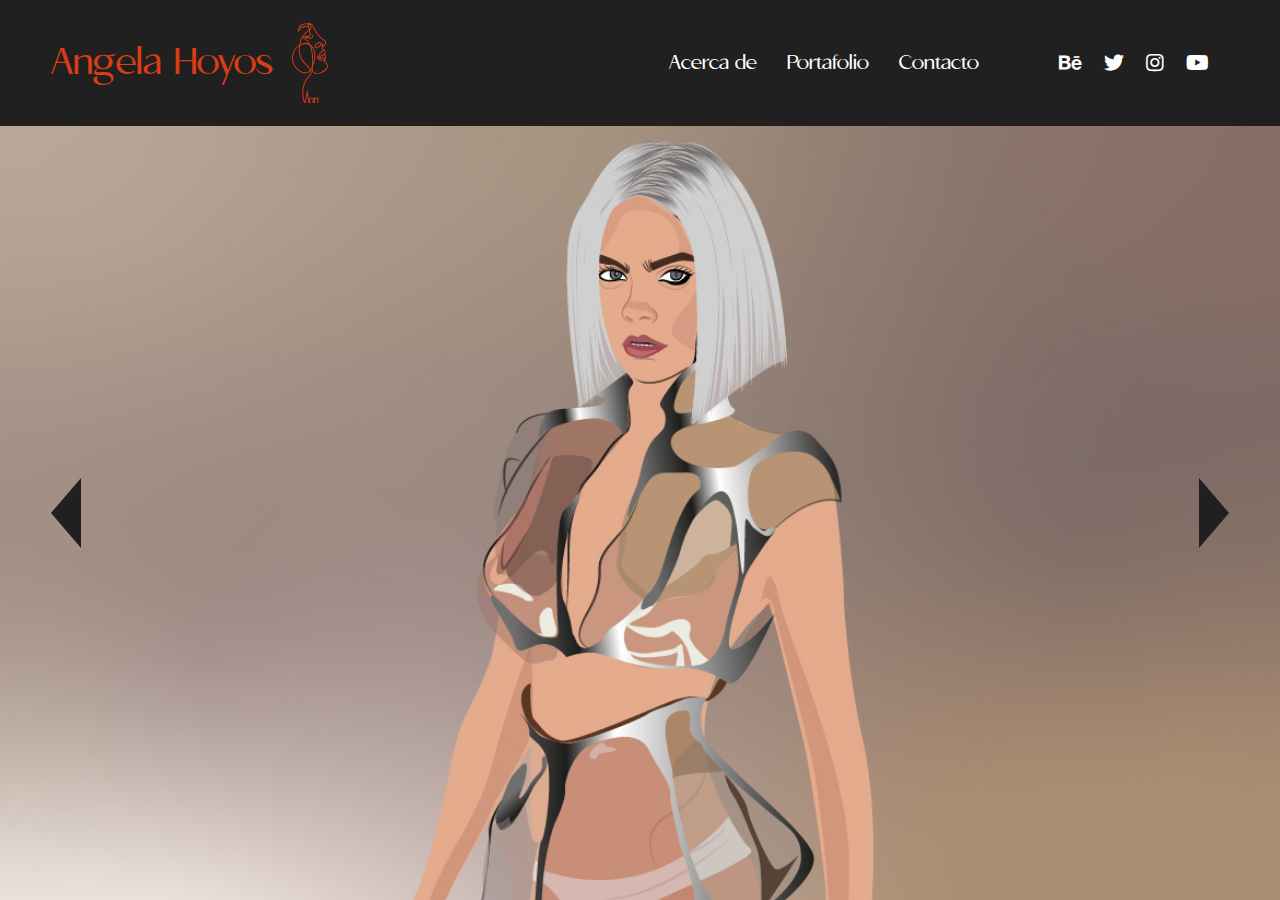
<file: index.html>
<!DOCTYPE html>
 <html lang="es-ES">
 <head>
     <meta charset="UTF-8">
     <meta http-equiv="X-UA-Compatible" content="IE=edge">
     <meta name="viewport" content="width=device-width, initial-scale=1.0">
     <link rel="icon" type="image/svg+xml" href="img/logo.svg" sizes="any">
     <link rel="stylesheet" href="css/estilos.css">
     <link rel="stylesheet" href="css/all.css">
     <title>Ángela Hoyos</title>
 </head>
 <body>
     <nav>
        <div id="caja_logo">
            <span id="name">Angela Hoyos</span>
            <img class="logo" src="img/logo.svg" alt="">
        </div>

        <ul id="menu">
             <li><a href="acerca_de.html">Acerca de</a></li>
             <li><a href="portafolio.html">Portafolio</a></li>
             <li><a href="contacto.html">Contacto</a></li>
             <li id="redesSociales">
                <i class="fab fa-behance"></i>
                <i class="fab fa-twitter"></i>
                <i class="fab fa-instagram"></i>
                <i class="fab fa-youtube"></i>
             </li>
        </ul>

        <i id="botonHamb" class="fas fa-bars"></i>
     </nav>
     <div id="contentSlider">
         <div id="anterior" class="flechas"></div>
         <div id="slider">
            <img class="imgSlider" src="img/cara.jpg" alt="">
            <img class="imgSlider" src="img/billie.jpg" alt="">
            <img class="imgSlider" src="img/nirvana1.jpg" alt="">
            <img class="imgSlider" src="img/young1.jpg" alt="">
         </div>
         <div id="siguiente" class="flechas"></div>
     </div>
     <footer></footer>
     <script src="js/main.js"></script>
 </body>
 </html>
</file>
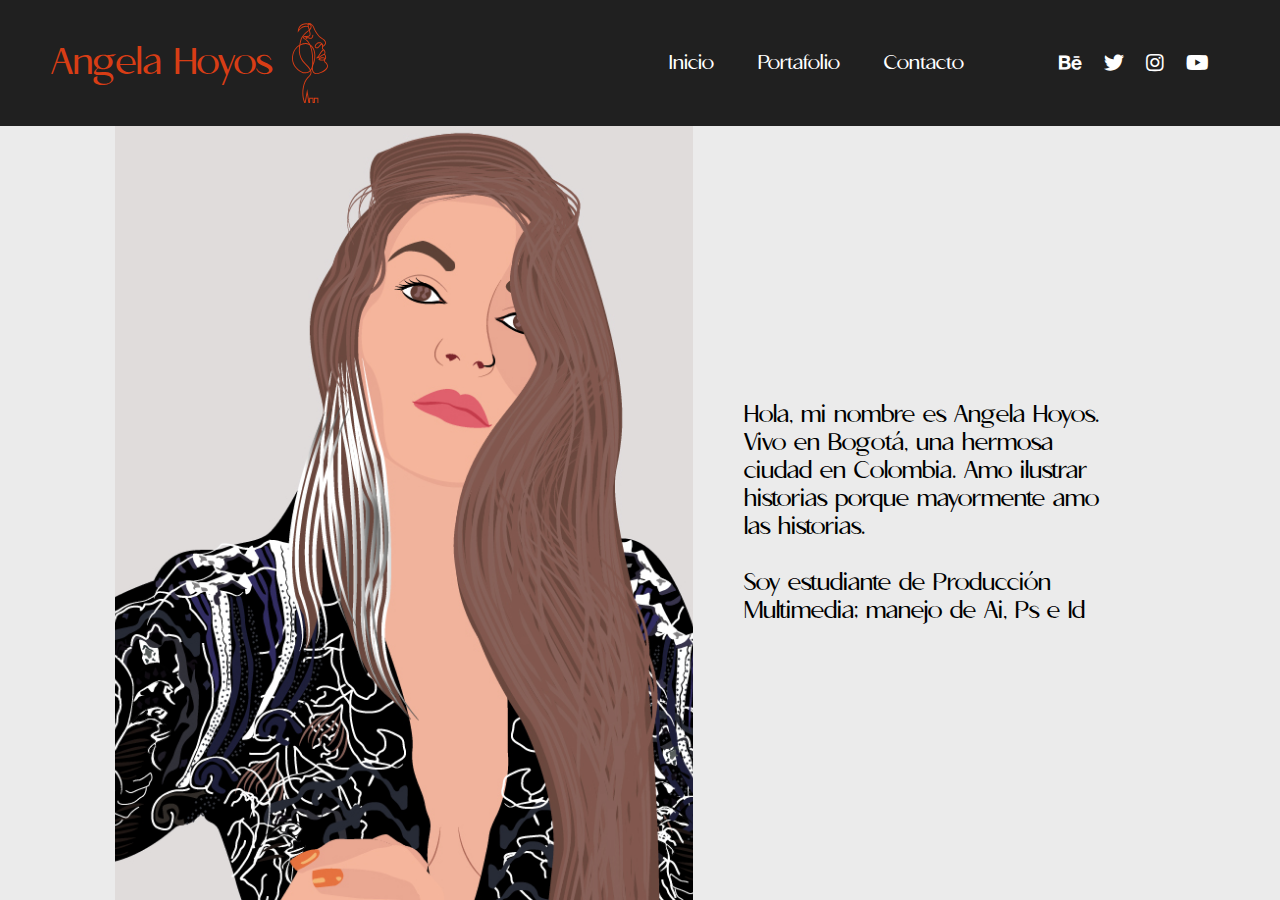
<file: acerca_de.html>
<!DOCTYPE html>
<html lang="es-ES">
<head>
    <meta charset="UTF-8">
    <meta http-equiv="X-UA-Compatible" content="IE=edge">
    <meta name="viewport" content="width=device-width, initial-scale=1.0">
    <link rel="icon" type="image/svg+xml" href="img/logo.svg" sizes="any">
    <link rel="stylesheet" href="css/estilos.css">
    <link rel="stylesheet" href="css/all.css">
    <link rel="stylesheet" href="css/acerca.css">
    <title>Ángela Hoyos</title>
</head>
<body>
    <nav>
        <div id="caja_logo">
            <span id="name">Angela Hoyos</span>
            <img class="logo" src="img/logo.svg" alt="">
        </div>

       <ul id="menu">
            <li><a href="index.html">Inicio</a></li>
            <li><a href="portafolio.html">Portafolio</a></li>
            <li><a href="contacto.html">Contacto</a></li>
            <li id="redesSociales">
               <i class="fab fa-behance"></i>
               <i class="fab fa-twitter"></i>
               <i class="fab fa-instagram"></i>
               <i class="fab fa-youtube"></i>
            </li>
       </ul>

       <i id="botonHamb" class="fas fa-bars"></i>
    </nav>
    <main>
        <div id="acerca">
            <img id="ann" src="img/ann.jpg" alt="">
            <div>
                <p>Hola, mi nombre es Angela Hoyos. Vivo en Bogotá, una hermosa ciudad en Colombia. Amo ilustrar historias porque mayormente amo las historias. <br> <br> Soy estudiante de Producción Multimedia; manejo de Ai, Ps e Id</p>
            </div>
        </div>
    </main>
    <footer></footer>
    <script src="js/main.js"></script>
</body>
</html>
</file>
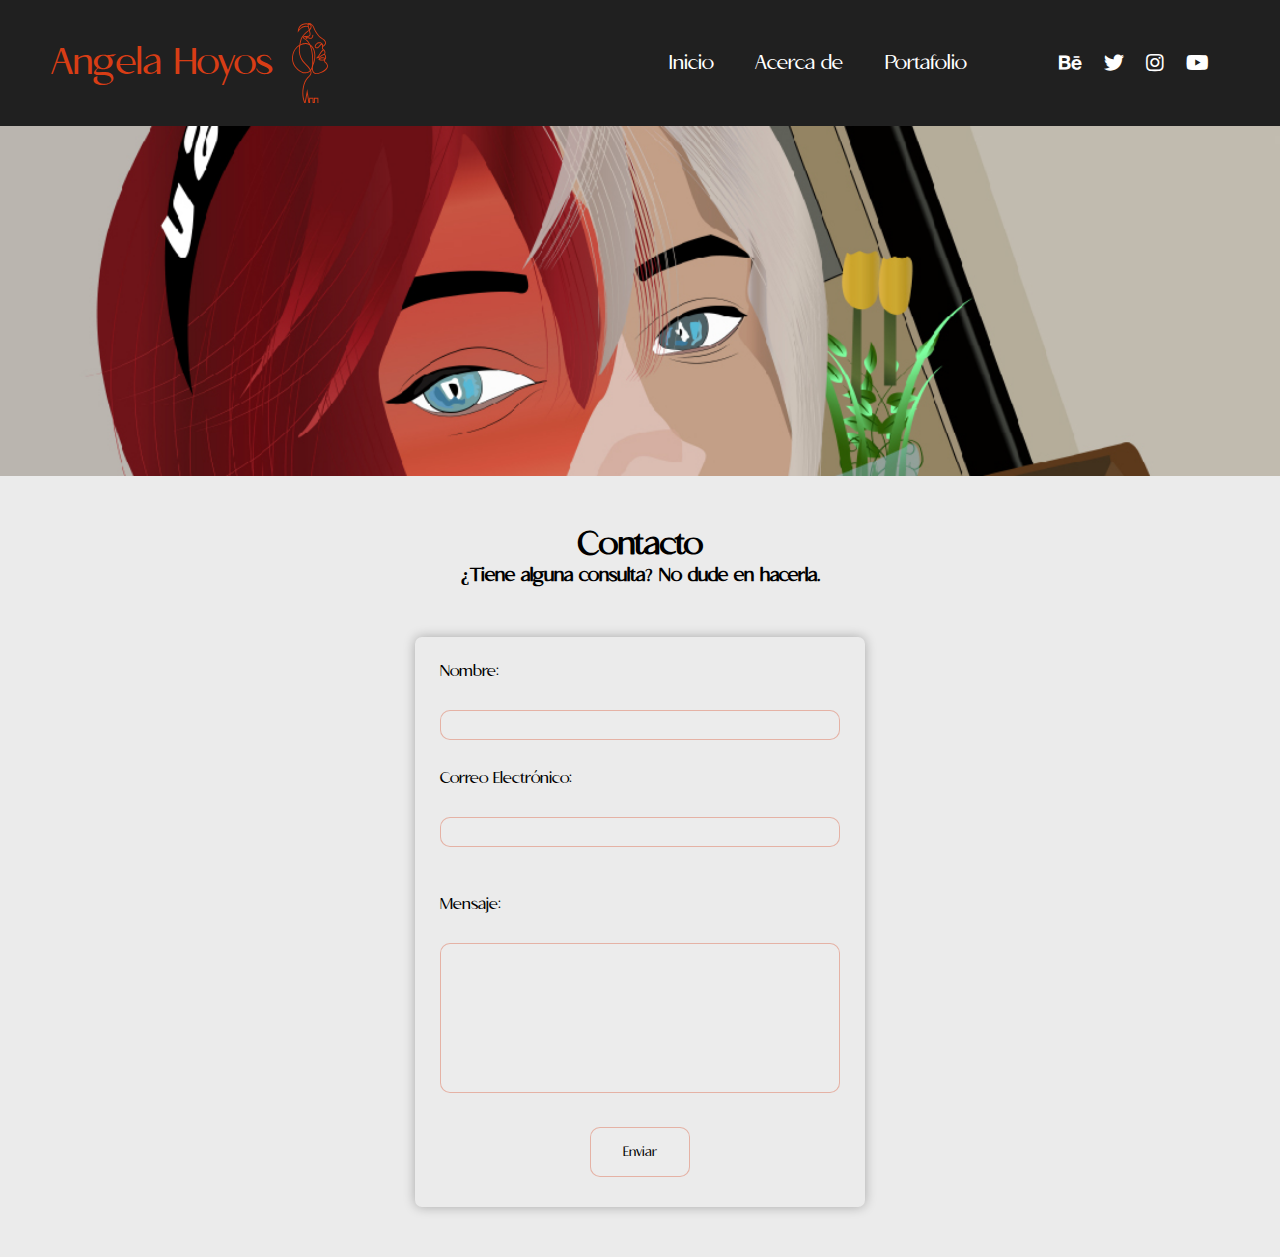
<file: contacto.html>
<!DOCTYPE html>
<html lang="es-ES">
<head>
    <meta charset="UTF-8">
    <meta http-equiv="X-UA-Compatible" content="IE=edge">
    <meta name="viewport" content="width=device-width, initial-scale=1.0">
    <link rel="icon" type="image/svg+xml" href="img/logo.svg" sizes="any">
    <link rel="stylesheet" href="css/estilos.css">
    <link rel="stylesheet" href="css/all.css">
    <link rel="stylesheet" href="css/contacto.css">
    <title>Ángela Hoyos</title>
</head>
<body>
    <nav>
        <div id="caja_logo">
            <span id="name">Angela Hoyos</span>
            <img class="logo" src="img/logo.svg" alt="">
        </div>

       <ul id="menu">
            <li><a href="index.html">Inicio</a></li>
            <li><a href="acerca_de.html">Acerca de</a></li>
            <li><a href="portafolio.html">Portafolio</a></li>
            <li id="redesSociales">
               <i class="fab fa-behance"></i>
               <i class="fab fa-twitter"></i>
               <i class="fab fa-instagram"></i>
               <i class="fab fa-youtube"></i>
            </li>
       </ul>

       <i id="botonHamb" class="fas fa-bars"></i>
    </nav>
    <header>
        <img src="img/baner.jpg" alt="">
    </header>
    <main>
        <h1>Contacto</h1>
        <h3>¿Tiene alguna consulta? No dude en hacerla.</h3>
        <form action="#">
            <label for="nombre">Nombre:</label><br>
            <input type="text" id="nombre"><br>

            <label for="correo">Correo Electrónico:</label><br>
            <input type="email" id="correo"><br><br>

            <label for="mensaje">Mensaje:</label><br>
            <input type="text" id="mensaje"><br>

            <input id="enviar" type="submit" value="Enviar">
        </form>
    </main>
    <footer></footer>
    <script src="js/main.js"></script>
</body>
</html>
</file>
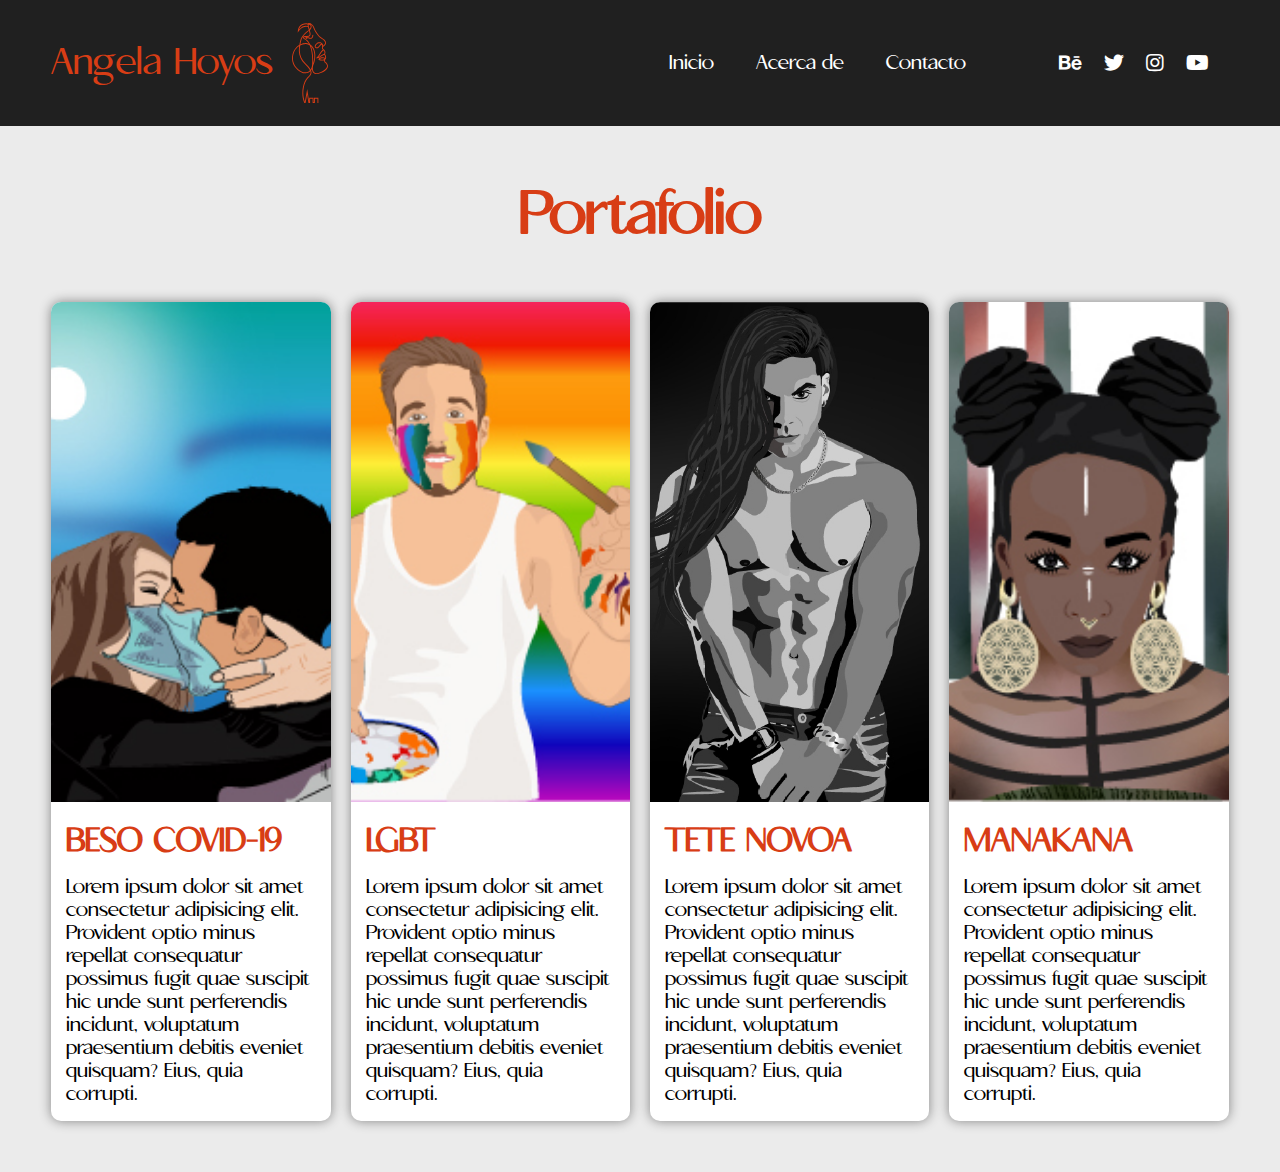
<file: portafolio.html>
<!DOCTYPE html>
<html lang="es-ES">
<head>
    <meta charset="UTF-8">
    <meta http-equiv="X-UA-Compatible" content="IE=edge">
    <meta name="viewport" content="width=device-width, initial-scale=1.0">
    <link rel="icon" type="image/svg+xml" href="img/logo.svg" sizes="any">
    <link rel="stylesheet" href="css/estilos.css">
    <link rel="stylesheet" href="css/all.css">
    <link rel="stylesheet" href="css/portafolio.css">
    <title>Ángela Hoyos</title>
</head>
<body>
    <nav>
        <div id="caja_logo">
            <span id="name">Angela Hoyos</span>
            <img class="logo" src="img/logo.svg" alt="">
        </div>

       <ul id="menu">
            <li><a href="index.html">Inicio</a></li>
            <li><a href="acerca_de.html">Acerca de</a></li>
            <li><a href="contacto.html">Contacto</a></li>
            <li id="redesSociales">
               <i class="fab fa-behance"></i>
               <i class="fab fa-twitter"></i>
               <i class="fab fa-instagram"></i>
               <i class="fab fa-youtube"></i>
            </li>
       </ul>

       <i id="botonHamb" class="fas fa-bars"></i>
    </nav>
    <main>
        <h1>Portafolio</h1>
        <div id="contenedor">
            <div class="tarjeta">
                <img src="img/beso_covid.jpg" alt="">
                <h2>BESO COVID-19</h2>
                <p>Lorem ipsum dolor sit amet consectetur adipisicing elit. Provident optio minus repellat consequatur possimus fugit quae suscipit hic unde sunt perferendis incidunt, voluptatum praesentium debitis eveniet quisquam? Eius, quia corrupti.</p>
            </div>

            <div class="tarjeta">
                <img src="img/lgbti.jpg" alt="">
                <h2>LGBT</h2>
                <p>Lorem ipsum dolor sit amet consectetur adipisicing elit. Provident optio minus repellat consequatur possimus fugit quae suscipit hic unde sunt perferendis incidunt, voluptatum praesentium debitis eveniet quisquam? Eius, quia corrupti.</p>
            </div>

            <div class="tarjeta">
                <img src="img/tetenovoa.jpg" alt="">
                <h2>TETE NOVOA</h2>
                <p>Lorem ipsum dolor sit amet consectetur adipisicing elit. Provident optio minus repellat consequatur possimus fugit quae suscipit hic unde sunt perferendis incidunt, voluptatum praesentium debitis eveniet quisquam? Eius, quia corrupti.</p>
            </div>

            <div class="tarjeta">
                <img src="img/manakana.jpg" alt="">
                <h2>MANAKANA</h2>
                <p>Lorem ipsum dolor sit amet consectetur adipisicing elit. Provident optio minus repellat consequatur possimus fugit quae suscipit hic unde sunt perferendis incidunt, voluptatum praesentium debitis eveniet quisquam? Eius, quia corrupti.</p>
            </div>
        </div>
    </main>
    <footer></footer>
    <script src="js/main.js"></script>
</body>
</html>
</file>
<file: css/estilos.css>
*{
    box-sizing: border-box;
    margin: 0;
    padding: 0;
    font-family: 'APOLLO Regular';
}

@font-face {
    font-family: 'APOLLO Regular';
    src: url('/apollo/APOLLO.otf');
}

body{
    overflow-x: hidden;
    background-color: #ebebeb;
}

nav{
    background-color: #202020;
    display: flex;
    padding: 10px 4vw;
    justify-content: space-between;
    overflow: hidden;
    height: 14vh;
}
#caja_logo{
    display: flex;
    height: 100%;
    align-items: center;
    justify-content: center;
}
nav #name{
    color: #d83d15;
    margin-right: 20px;
    font-size: 28pt;
}
.logo{
    height: 80px;
    object-fit: cover;
}

nav #menu li a, #redesSociales i{
    color: white;
    text-decoration: none;
    font-size: 15pt;
}

nav #menu li a:hover, #redesSociales i:hover{
    color: #d83d15;
    cursor: pointer;
}

nav #menu{
    display: flex;
    align-items: center;
    justify-content: space-between;
    padding: 20px;
    width: 580px;
}

nav #menu li, i{
    list-style: none;
    cursor: pointer;
}
#redesSociales{
    margin-left: 50px;
    display: flex;
    align-items: center;
    justify-content: space-between;
    width: 150px;
}

#botonHamb{
    position: absolute;
    display: none;
    align-self: center;
    right: 4vw;
    color: white;
    z-index: 101;
    font-size: 25pt;
}

#botonHamb:hover{
    color: #d83d15;
    cursor: pointer;
}

#slider{
    position: absolute;
    overflow: hidden;
    width: 100%;
    height: 86vh;
    display: grid;
    grid-template-columns: 100% 100% 100% 100%;
}

#slider img{
    position: absolute;
    width: 100%;
    min-height: 100%;
    object-fit: cover;
    justify-self: center;
    opacity: 0;
    transition: opacity 800ms ease;
}

#slider img:first-child{
    opacity: 1;
}
#contentSlider{position: relative; height: 86vh;}
#contentSlider .flechas{
    position: absolute;
    border-top: 35px solid transparent;
    border-right: 30px solid #202020;
    border-bottom: 35px solid transparent;
    z-index: 2;
    top: 50%;
    transform: translateY(-50%);
}

#contentSlider #siguiente{
    right: 4vw;
    transform: translateY(-50%) rotateY(180deg);
}

#contentSlider #anterior{
    left: 4vw;
}

#contentSlider #siguiente:hover{
    border-right-color: #d83d15;
    cursor: pointer;
}

#contentSlider #anterior:hover{
    border-right-color: #d83d15;
    cursor: pointer;
}

@media (max-width: 700px){
    #botonHamb{
        display: block;
    }

    nav #menu{
        position: absolute;
        display: grid;
        align-content: center;
        justify-content: center;
        width: 350px;
        height: 100vh;
        background-color: #202020;
        top: 0;
        right: -400px;
        transition: right 1s ease;
        gap: 10px;
        z-index: 100;
    }

    nav #menu li{
        margin: 20px;
        display: grid;
        place-items: center;
    }

    nav #menu li a{
        font-size: 25pt;
        
    }

    nav #menu li i{
        font-size: 20pt;
    }

    nav #menu #redesSociales{
        display: flex;
        position: absolute;
        justify-content: space-between;
        bottom: 20px;
        width: 60%;
        justify-self: center;
        margin-left: 20px;
    }
}
@media (max-width: 1000px) {
    #redesSociales{
        display: none;
    }

    nav #menu{
        width: 360px;
    }
}
</file>
<file: css/acerca.css>
main{
    display: flex;
    justify-content: center;
    align-items: center;
}

#acerca{
    display: grid;
    grid-template-columns: 55% 45%;
    place-items: center;
    width: 1050px;
}

#acerca #ann{
    width: 100%;
    height: 86vh;
    object-fit: cover;
    object-position: top;
}

#acerca div{
    padding: 0 4vw;
}

#acerca div p{
    font-size: 18pt;
}

@media (max-width: 700px) {
    main{
        padding: 0;
    }
    #acerca{
        display: grid;
        grid-template-columns: auto;
        place-items: center;
        gap: 50px;
        width: 1050px;
        margin-bottom: 25px;
    }
}
</file>
<file: css/contacto.css>
header{
    width: 100%;
    height: 350px;
}

header img{
    width: 100%;
    height: 100%;
    object-fit: cover;
    object-position: center;
}
main{
    display: flex;
    justify-content: center;
    align-items: center;
    flex-direction: column;
}
h1{
    margin-top: 50px;
}
form{
    margin-top: 50px;
    display: flex;
    flex-direction: column;
    width: 450px;
    padding: 25px;
    box-shadow: 0 0 12px #00000049 ;
    border-radius: 7px;
    margin-bottom: 50px;
}

input{
    height: 30px;
    border-radius: 10px;
    border: none;
    margin: 10px 0;
    background-color: #ececec;
    padding: 0 10px;
    border: 1px solid #d83c1554;
}

#mensaje{
    height: 150px;
}

#enviar{
    margin: 5px;
    height: 50px;
    width: 100px;
    align-self: center;
}
</file>
<file: css/portafolio.css>
main{
    display: flex;
    justify-content: center;
    align-items: center;
    flex-direction: column;
}

h1, h2{
    color: #d83d15;
    font-size: 45pt;
    margin: 55px;
    margin-bottom: 0;
}

h2{
    font-size: 25pt;
    margin: 15px;
    margin-bottom: 0;
}

p{
    font-size: 15pt;
    margin: 15px;
}

#contenedor{
    padding: 4vw;
    width: 100%;
    display: grid;
    grid-template-columns: repeat(auto-fill, minmax(250px, 1fr));
    justify-content: center;
    align-items: center;
    gap: 20px;
}

.tarjeta{
    background-color: white;
    border-radius: 10px;
    box-shadow: 0 0 12px #00000070;
}

.tarjeta img{
    border-top-left-radius: 10px;
    border-top-right-radius: 10px;
    width: 100%;
    height: 500px;
    object-fit: cover;
}
</file>
